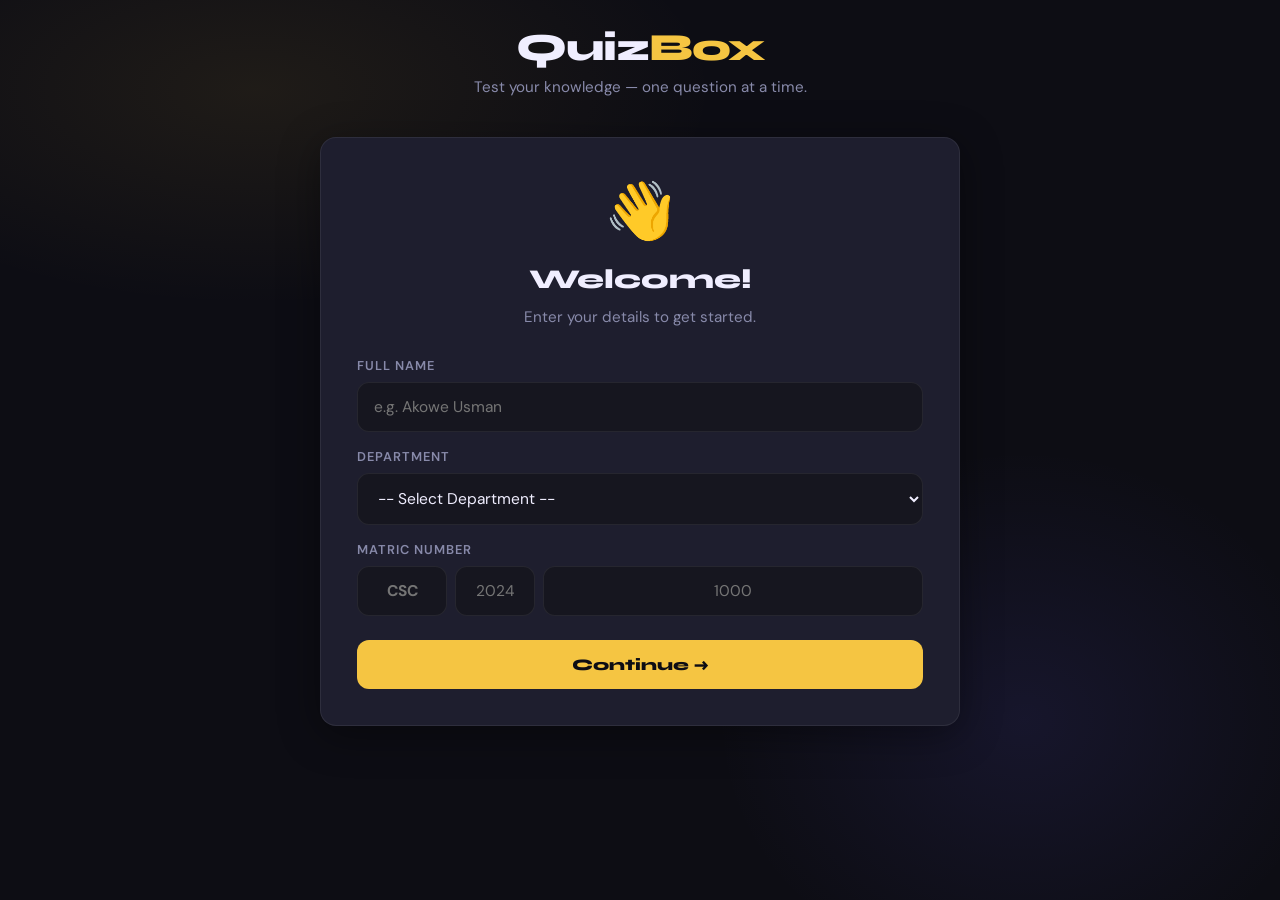
<file: index.html>
<!DOCTYPE html>
<html lang="en">
<head>
  <meta charset="UTF-8" />
  <meta name="viewport" content="width=device-width, initial-scale=1.0"/>
  <title>QuizBox — Test Your Knowledge</title>
  <link rel="stylesheet" href="style.css">
  <link rel="manifest" href="manifest.json">
  <meta name="theme-color" content="#f5c542">
</head>
<body>
<div class="wrapper">

  <div class="header">
    <div class="logo">Quiz<span>Box</span></div>
    <div class="subtitle">Test your knowledge — one question at a time.</div>
  </div>

  <!-- LOADING SCREEN -->
  <div id="loading-screen" class="screen">
    <div class="card" style="text-align:center; padding: 60px 36px;">
      <div style="font-size:3rem; margin-bottom:16px;">⏳</div>
      <div style="font-family:'Syne',sans-serif; font-size:1.2rem; font-weight:700; margin-bottom:8px;">Loading Quiz...</div>
      <div style="color:var(--muted); font-size:0.9rem;">Fetching latest questions</div>
    </div>
  </div>

  <!-- LOGIN SCREEN -->
  <div id="login-screen" class="screen active">
    <div class="card">
      <div class="card-icon">👋</div>
      <div class="card-title">Welcome!</div>
      <div class="card-desc">Enter your details to get started.</div>

      <div class="form-group">
        <label class="form-label">Full Name</label>
        <input class="form-input" id="input-name" type="text" placeholder="e.g. Akowe Usman" maxlength="40" />
        <div class="form-error" id="err-name">Please enter your name.</div>
      </div>

      <div class="form-group">
        <label class="form-label">Department</label>
        <select class="form-select" id="input-dept" onchange="updateMatricPrefix()">
          <option value="">-- Select Department --</option>
          <option value="CSC">Computer Science (CSC)</option>
          <option value="CYB">Cyber Security (CYB)</option>
          <option value="SEN">Software Engineering (SEN)</option>
          <option value="DSA">Data Science & Analytics (DSA)</option>
        </select>
        <div class="form-error" id="err-dept">Please select your department.</div>
      </div>

      <div class="form-group">
        <label class="form-label">Matric Number</label>
        <div class="matric-row">
          <input class="form-input" id="matric-dept" type="text" placeholder="CSC" readonly style="text-align:center; color: var(--accent); font-weight:700;" />
          <input class="form-input matric-year" id="matric-year" type="text" placeholder="2024" maxlength="4" oninput="this.value=this.value.replace(/[^0-9]/g,'')" />
          <input class="form-input matric-num" id="matric-num" type="text" placeholder="1000" maxlength="4" oninput="this.value=this.value.replace(/[^0-9]/g,'')" />
        </div>
        <div class="form-error" id="err-matric">Please enter a valid matric number (starts with 1, year 2022-2025).</div>
      </div>

      <button class="btn-primary" onclick="submitLogin()">Continue →</button>
    </div>
  </div>

  <!-- CATEGORY SCREEN -->
  <div id="category-screen" class="screen">
    <div class="card">
      <div class="card-icon">🎯</div>
      <div class="card-title">Choose a Category</div>
      <div class="card-desc">Pick a topic and test your knowledge! Completed quizzes are locked.</div>
      <div class="category-list" id="category-list"></div>
    </div>
  </div>

  <!-- QUIZ SCREEN -->
  <div id="quiz-screen" class="screen">
    <div class="timer-bar">
      ⏱️ <div class="timer-display" id="timer-display">05:00</div>
    </div>
    <div class="progress-label">
      <span id="q-label">Question 1 of 7</span>
      <span id="q-count">1 / 7</span>
    </div>
    <div class="progress-bar-wrap">
      <div class="progress-bar-fill" id="progress-bar" style="width:0%"></div>
    </div>
    <div class="q-tracker" id="q-tracker"></div>
    <div class="card">
      <div class="question-num" id="q-num">Question 01</div>
      <div class="question-text" id="q-text"></div>
      <div class="options" id="options-list"></div>
      <div class="nav-buttons">
        <button class="prev-btn" id="prev-btn" onclick="prevQuestion()">← Previous</button>
        <button class="next-btn" id="next-btn" onclick="nextQuestion()">Next →</button>
      </div>
    </div>
  </div>

  <!-- RESULTS SCREEN -->
  <div id="results-screen" class="screen">
    <div class="card">
      <div class="result-emoji" id="result-emoji">🏆</div>
      <div class="result-title" id="result-title">Amazing!</div>
      <div class="result-subtitle" id="result-subtitle">Here is how you did.</div>
      <div class="user-badge">
        <div class="user-badge-avatar" id="badge-avatar">C</div>
        <div>
          <div class="user-badge-name" id="badge-name">Name</div>
          <div class="user-badge-meta" id="badge-meta">CSC/2024/****</div>
        </div>
      </div>
      <div class="score-circle">
        <div class="score-number" id="final-score">0/7</div>
        <div class="score-label">SCORE</div>
      </div>
      <div class="result-breakdown">
        <div class="stat-box"><div class="stat-val g" id="correct-count">0</div><div class="stat-desc">Correct</div></div>
        <div class="stat-box"><div class="stat-val r" id="wrong-count">0</div><div class="stat-desc">Wrong</div></div>
      </div>
      <div class="review-title">📋 Answer Review</div>
      <div id="review-list"></div>
      <div class="review-title" style="margin-top:28px;">🏆 Live Leaderboard</div>
      <div id="leaderboard-list"><div class="lb-empty">Loading leaderboard...</div></div>
      <button class="btn-primary" onclick="goHome()" style="margin-top:16px;">← Back to Categories</button>
    </div>
  </div>

</div>
<script src="script.js"></script>
<script>
  if ('serviceWorker' in navigator) {
    navigator.serviceWorker.register('/service-worker.js');
  }
</script>
</body>
</html>
</file>
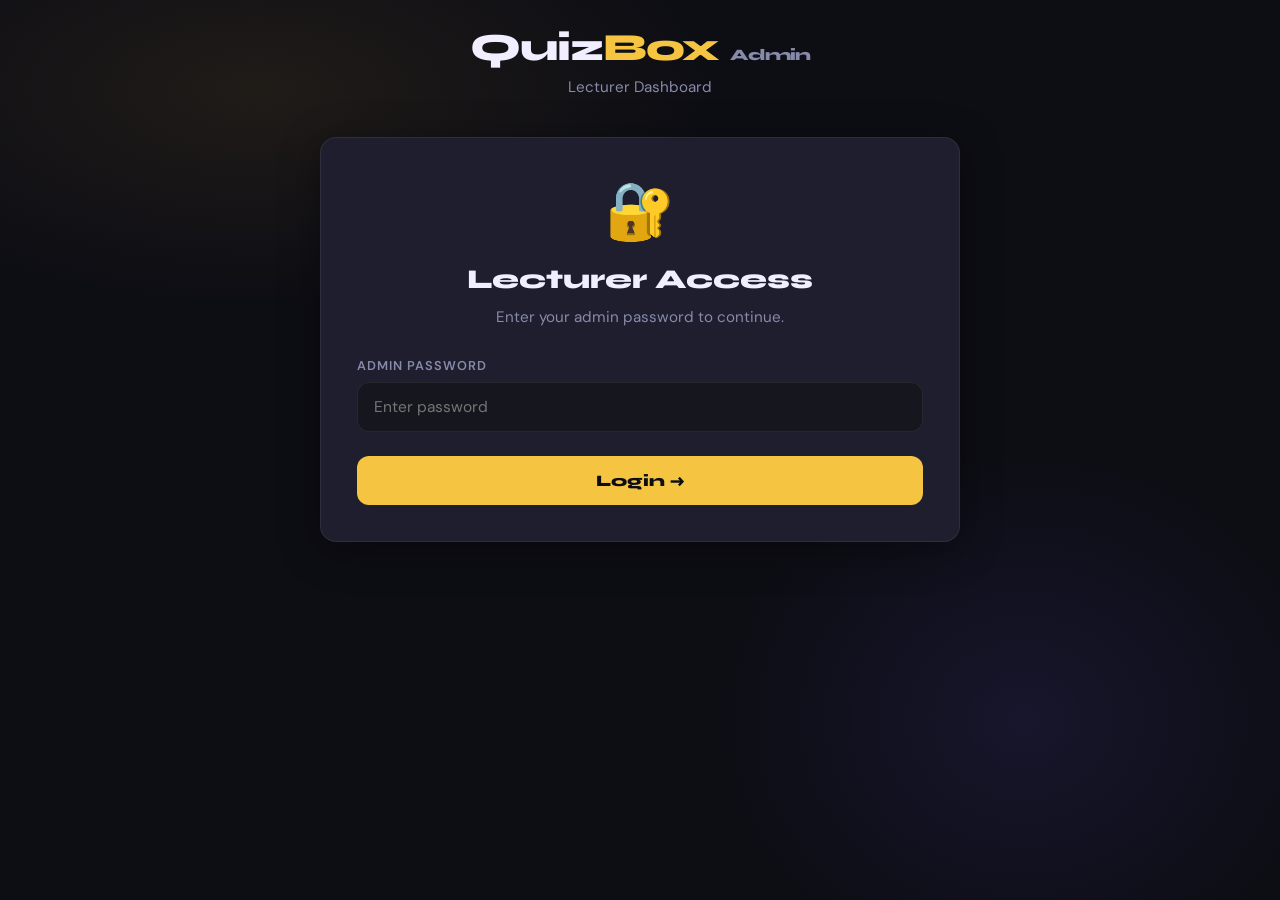
<file: admin.html>
<!DOCTYPE html>
<html lang="en">
<head>
  <meta charset="UTF-8" />
  <meta name="viewport" content="width=device-width, initial-scale=1.0"/>
  <title>QuizBox — Lecturer Admin</title>
  <link rel="stylesheet" href="style.css">
  <style>
    .admin-tabs { display: flex; gap: 8px; margin-bottom: 24px; }
    .tab-btn { flex: 1; padding: 12px; background: var(--surface); border: 1.5px solid var(--border); border-radius: 10px; color: var(--muted); font-family: 'Syne', sans-serif; font-weight: 700; font-size: 0.85rem; cursor: pointer; transition: all 0.2s; }
    .tab-btn.active { background: var(--accent); color: #0d0d14; border-color: var(--accent); }
    .tab-content { display: none; }
    .tab-content.active { display: block; }
    .quiz-item { background: var(--surface); border: 1px solid var(--border); border-radius: 12px; padding: 16px; margin-bottom: 12px; }
    .quiz-item-header { display: flex; align-items: center; gap: 12px; margin-bottom: 12px; }
    .quiz-item-name { font-family: 'Syne', sans-serif; font-weight: 700; flex: 1; }
    .quiz-item-count { font-size: 0.78rem; color: var(--muted); }
    .quiz-actions { display: flex; gap: 8px; }
    .btn-enable { padding: 8px 16px; border-radius: 8px; border: none; cursor: pointer; font-family: 'Syne', sans-serif; font-weight: 700; font-size: 0.8rem; transition: all 0.2s; }
    .btn-enable.on { background: var(--green); color: #0d0d14; }
    .btn-enable.off { background: var(--accent2); color: #fff; }
    .btn-delete { padding: 8px 12px; border-radius: 8px; border: 1px solid var(--accent2); background: transparent; color: var(--accent2); cursor: pointer; font-size: 0.8rem; transition: all 0.2s; }
    .status-badge { font-size: 0.72rem; padding: 4px 10px; border-radius: 99px; font-weight: 700; }
    .status-badge.enabled { background: rgba(74,222,128,0.15); color: var(--green); }
    .status-badge.disabled { background: rgba(255,107,107,0.15); color: var(--accent2); }
    .q-builder { background: var(--surface); border: 1px solid var(--border); border-radius: 12px; padding: 16px; margin-bottom: 12px; }
    .q-builder-header { display: flex; justify-content: space-between; align-items: center; margin-bottom: 12px; font-family: 'Syne', sans-serif; font-weight: 700; font-size: 0.85rem; color: var(--accent); }
    .remove-q-btn { background: transparent; border: none; color: var(--accent2); cursor: pointer; font-size: 1.1rem; }
    .options-grid { display: grid; grid-template-columns: 1fr 1fr; gap: 8px; margin-top: 8px; }
    .correct-select { margin-top: 8px; width: 100%; background: var(--surface); border: 1.5px solid var(--border); border-radius: 8px; padding: 10px; color: var(--text); font-family: 'DM Sans', sans-serif; font-size: 0.9rem; outline: none; }
    .lb-full-matric { font-family: 'Syne', sans-serif; font-size: 0.75rem; color: var(--accent); }
    .add-q-btn { width: 100%; padding: 12px; background: transparent; border: 1.5px dashed var(--accent); border-radius: 10px; color: var(--accent); font-family: 'Syne', sans-serif; font-weight: 700; font-size: 0.9rem; cursor: pointer; margin-bottom: 16px; transition: all 0.2s; }
    .add-q-btn:hover { background: rgba(245,197,66,0.06); }
    .timer-input { display: flex; align-items: center; gap: 12px; margin-bottom: 16px; }
    .timer-input label { font-size: 0.8rem; color: var(--muted); font-weight: 600; text-transform: uppercase; letter-spacing: 1px; white-space: nowrap; }
    .timer-input input { width: 80px; text-align: center; }
    .empty-state { text-align: center; padding: 40px 20px; color: var(--muted); }
    .empty-state div:first-child { font-size: 2.5rem; margin-bottom: 12px; }
  </style>
</head>
<body>
<div class="wrapper">

  <div class="header">
    <div class="logo">Quiz<span>Box</span> <span style="font-size:1rem; color:var(--muted);">Admin</span></div>
    <div class="subtitle">Lecturer Dashboard</div>
  </div>

  <!-- LOGIN SCREEN -->
  <div id="admin-login" class="screen active">
    <div class="card">
      <div class="card-icon">🔐</div>
      <div class="card-title">Lecturer Access</div>
      <div class="card-desc">Enter your admin password to continue.</div>
      <div class="form-group">
        <label class="form-label">Admin Password</label>
        <input class="form-input" id="admin-password" type="password" placeholder="Enter password" />
        <div class="form-error" id="err-password">Incorrect password. Try again.</div>
      </div>
      <button class="btn-primary" onclick="adminLogin()">Login →</button>
    </div>
  </div>

  <!-- DASHBOARD -->
  <div id="admin-dashboard" class="screen">
    <div class="card">
      <div class="admin-tabs">
        <button class="tab-btn active" onclick="switchTab('tab-quizzes')">📋 Quizzes</button>
        <button class="tab-btn" onclick="switchTab('tab-create')">➕ Create</button>
        <button class="tab-btn" onclick="switchTab('tab-leaderboard')">🏆 Scores</button>
      </div>

      <!-- TAB: QUIZZES -->
      <div id="tab-quizzes" class="tab-content active">
        <div id="quiz-list"><div class="empty-state"><div>📋</div><div>No quizzes yet. Create one!</div></div></div>
      </div>

      <!-- TAB: CREATE QUIZ -->
      <div id="tab-create" class="tab-content">
        <div class="form-group">
          <label class="form-label">Quiz Name</label>
          <input class="form-input" id="new-quiz-name" type="text" placeholder="e.g. Computer Science Quiz 1" />
        </div>
        <div class="form-group">
          <label class="form-label">Category Icon (emoji)</label>
          <input class="form-input" id="new-quiz-icon" type="text" placeholder="e.g. 🖥️" maxlength="2" style="width:80px;" />
        </div>
        <div class="timer-input">
          <label class="form-label">Timer (seconds)</label>
          <input class="form-input" id="new-quiz-timer" type="number" value="300" min="60" max="3600" />
        </div>

        <div id="questions-builder"></div>
        <button class="add-q-btn" onclick="addQuestion()">+ Add Question</button>

        <div class="form-error" id="err-create" style="margin-bottom:12px;"></div>
        <button class="btn-primary" onclick="saveQuiz()">Save & Publish Quiz 🚀</button>
      </div>

      <!-- TAB: LEADERBOARD -->
      <div id="tab-leaderboard" class="tab-content">
        <div id="admin-leaderboard-list"><div class="empty-state"><div>🏆</div><div>No scores yet.</div></div></div>
      </div>

    </div>
  </div>

</div>

<script>
var SUPABASE_URL = 'https://gszdnwtlltzrrdcbnupb.supabase.co';
var SUPABASE_KEY = 'eyJhbGciOiJIUzI1NiIsInR5cCI6IkpXVCJ9.eyJpc3MiOiJzdXBhYmFzZSIsInJlZiI6ImdzemRud3RsbHR6cnJkY2JudXBiIiwicm9sZSI6ImFub24iLCJpYXQiOjE3NzkwNjQ3MjMsImV4cCI6MjA5NDY0MDcyM30.wicKtPGy73STyHQeWo1PVpuwcqvEzVbJX_6TatXlrjs';
var ADMIN_PASSWORD = 'quizbox2024';
var questionCount = 0;

function supabaseRequest(method, table, data, filters) {
  var url = SUPABASE_URL + '/rest/v1/' + table;
  if (filters) url += '?' + filters;
  return fetch(url, {
    method: method,
    headers: {
      'Content-Type': 'application/json',
      'apikey': SUPABASE_KEY,
      'Authorization': 'Bearer ' + SUPABASE_KEY,
      'Prefer': method === 'POST' ? 'return=representation' : (method === 'PATCH' ? 'return=representation' : '')
    },
    body: data ? JSON.stringify(data) : undefined
  }).then(function(r) { return r.json(); });
}

function showScreen(id) {
  var screens = document.querySelectorAll('.screen');
  for (var i = 0; i < screens.length; i++) { screens[i].classList.remove('active'); }
  document.getElementById(id).classList.add('active');
  window.scrollTo(0, 0);
}

function adminLogin() {
  var pw = document.getElementById('admin-password').value;
  if (pw === ADMIN_PASSWORD) {
    document.getElementById('err-password').classList.remove('show');
    showScreen('admin-dashboard');
    loadQuizzes();
    loadAdminLeaderboard();
  } else {
    document.getElementById('err-password').classList.add('show');
  }
}

function switchTab(tabId) {
  var tabs = document.querySelectorAll('.tab-content');
  for (var i = 0; i < tabs.length; i++) { tabs[i].classList.remove('active'); }
  document.getElementById(tabId).classList.add('active');
  var btns = document.querySelectorAll('.tab-btn');
  for (var i = 0; i < btns.length; i++) { btns[i].classList.remove('active'); }
  event.target.classList.add('active');
  if (tabId === 'tab-leaderboard') loadAdminLeaderboard();
  if (tabId === 'tab-quizzes') loadQuizzes();
}

// ── LOAD QUIZZES ──
function loadQuizzes() {
  supabaseRequest('GET', 'quizzes', null, 'order=created_at.desc')
    .then(function(data) { renderQuizList(data || []); })
    .catch(function() { renderQuizList([]); });
}

function renderQuizList(quizzes) {
  var el = document.getElementById('quiz-list');
  if (!quizzes || quizzes.length === 0) {
    el.innerHTML = '<div class="empty-state"><div>📋</div><div>No quizzes yet. Create one!</div></div>';
    return;
  }
  el.innerHTML = '';
  quizzes.forEach(function(quiz) {
    var questions = JSON.parse(quiz.questions || '[]');
    var item = document.createElement('div');
    item.className = 'quiz-item';
    item.innerHTML =
      '<div class="quiz-item-header">' +
        '<span style="font-size:1.4rem;">' + (quiz.icon || '📝') + '</span>' +
        '<span class="quiz-item-name">' + quiz.name + '</span>' +
        '<span class="status-badge ' + (quiz.enabled ? 'enabled' : 'disabled') + '">' + (quiz.enabled ? 'Live' : 'Hidden') + '</span>' +
      '</div>' +
      '<div style="font-size:0.8rem; color:var(--muted); margin-bottom:12px;">' + questions.length + ' questions · ' + (quiz.timer || 300) + 's timer</div>' +
      '<div class="quiz-actions">' +
        '<button class="btn-enable ' + (quiz.enabled ? 'on' : 'off') + '" onclick="toggleQuiz(\'' + quiz.id + '\', ' + quiz.enabled + ')">' +
          (quiz.enabled ? '🟢 Disable' : '🔴 Enable') +
        '</button>' +
        '<button class="btn-delete" onclick="deleteQuiz(\'' + quiz.id + '\')">🗑️ Delete</button>' +
      '</div>';
    el.appendChild(item);
  });
}

function toggleQuiz(id, currentState) {
  supabaseRequest('PATCH', 'quizzes?id=eq.' + id, { enabled: !currentState })
    .then(function() { loadQuizzes(); });
}

function deleteQuiz(id) {
  if (confirm('Delete this quiz? This cannot be undone.')) {
    supabaseRequest('DELETE', 'quizzes?id=eq.' + id)
      .then(function() { loadQuizzes(); });
  }
}

// ── CREATE QUIZ ──
function addQuestion() {
  questionCount++;
  var builder = document.getElementById('questions-builder');
  var div = document.createElement('div');
  div.className = 'q-builder';
  div.id = 'q-' + questionCount;
  div.innerHTML =
    '<div class="q-builder-header">' +
      'Question ' + questionCount +
      '<button class="remove-q-btn" onclick="removeQuestion(' + questionCount + ')">✕</button>' +
    '</div>' +
    '<input class="form-input" id="q-text-' + questionCount + '" type="text" placeholder="Enter question..." style="margin-bottom:8px;" />' +
    '<div class="options-grid">' +
      '<input class="form-input" id="q-opt-' + questionCount + '-0" type="text" placeholder="Option A" />' +
      '<input class="form-input" id="q-opt-' + questionCount + '-1" type="text" placeholder="Option B" />' +
      '<input class="form-input" id="q-opt-' + questionCount + '-2" type="text" placeholder="Option C" />' +
      '<input class="form-input" id="q-opt-' + questionCount + '-3" type="text" placeholder="Option D" />' +
    '</div>' +
    '<select class="correct-select" id="q-answer-' + questionCount + '">' +
      '<option value="0">✅ Correct Answer: Option A</option>' +
      '<option value="1">✅ Correct Answer: Option B</option>' +
      '<option value="2">✅ Correct Answer: Option C</option>' +
      '<option value="3">✅ Correct Answer: Option D</option>' +
    '</select>' +
    '<input class="form-input" id="q-exp-' + questionCount + '" type="text" placeholder="Explanation (optional)" style="margin-top:8px;" />';
  builder.appendChild(div);
}

function removeQuestion(num) {
  var el = document.getElementById('q-' + num);
  if (el) el.remove();
}

function saveQuiz() {
  var name = document.getElementById('new-quiz-name').value.trim();
  var icon = document.getElementById('new-quiz-icon').value.trim() || '📝';
  var timer = parseInt(document.getElementById('new-quiz-timer').value) || 300;
  var errEl = document.getElementById('err-create');

  if (!name) { errEl.textContent = 'Please enter a quiz name.'; errEl.classList.add('show'); return; }

  var questions = [];
  var qDivs = document.querySelectorAll('.q-builder');

  if (qDivs.length === 0) { errEl.textContent = 'Please add at least one question.'; errEl.classList.add('show'); return; }

  for (var i = 0; i < qDivs.length; i++) {
    var qId = qDivs[i].id.replace('q-', '');
    var qText = document.getElementById('q-text-' + qId).value.trim();
    var opts = [
      document.getElementById('q-opt-' + qId + '-0').value.trim(),
      document.getElementById('q-opt-' + qId + '-1').value.trim(),
      document.getElementById('q-opt-' + qId + '-2').value.trim(),
      document.getElementById('q-opt-' + qId + '-3').value.trim()
    ];
    var answer = parseInt(document.getElementById('q-answer-' + qId).value);
    var explanation = document.getElementById('q-exp-' + qId).value.trim();

    if (!qText || !opts[0] || !opts[1]) {
      errEl.textContent = 'Please fill in all question fields.'; errEl.classList.add('show'); return;
    }

    questions.push({ question: qText, options: opts, answer: answer, explanation: explanation });
  }

  errEl.classList.remove('show');

  supabaseRequest('POST', 'quizzes', {
    name: name,
    icon: icon,
    timer: timer,
    questions: JSON.stringify(questions),
    enabled: false,
    created_at: new Date().toISOString()
  }).then(function() {
    document.getElementById('new-quiz-name').value = '';
    document.getElementById('new-quiz-icon').value = '';
    document.getElementById('new-quiz-timer').value = '300';
    document.getElementById('questions-builder').innerHTML = '';
    questionCount = 0;
    alert('Quiz saved! Go to the Quizzes tab to enable it for students.');
    switchTab('tab-quizzes');
    loadQuizzes();
  }).catch(function() {
    errEl.textContent = 'Error saving quiz. Please try again.';
    errEl.classList.add('show');
  });
}

// ── ADMIN LEADERBOARD (full matric) ──
function loadAdminLeaderboard() {
  supabaseRequest('GET', 'leaderboard', null, 'order=score.desc&limit=50')
    .then(function(data) { renderAdminLeaderboard(data || []); })
    .catch(function() { renderAdminLeaderboard([]); });
}

function renderAdminLeaderboard(board) {
  var el = document.getElementById('admin-leaderboard-list');
  if (!board || board.length === 0) {
    el.innerHTML = '<div class="empty-state"><div>🏆</div><div>No scores yet.</div></div>';
    return;
  }
  el.innerHTML = '';
  var medals = ['🥇', '🥈', '🥉'];
  board.forEach(function(entry, i) {
    var item = document.createElement('div');
    item.className = 'leaderboard-item';
    var rank = i < 3 ? medals[i] : '#' + (i+1);
    item.innerHTML =
      '<div class="lb-rank">' + rank + '</div>' +
      '<div class="lb-info">' +
        '<div class="lb-name">' + entry.name + '</div>' +
        '<div class="lb-meta">' + entry.dept + '</div>' +
        '<div class="lb-full-matric">' + entry.matric + '</div>' +
      '</div>' +
      '<div class="lb-score">' + entry.score + '/' + entry.total + '</div>';
    el.appendChild(item);
  });
}
</script>
</body>
</html>
</file>
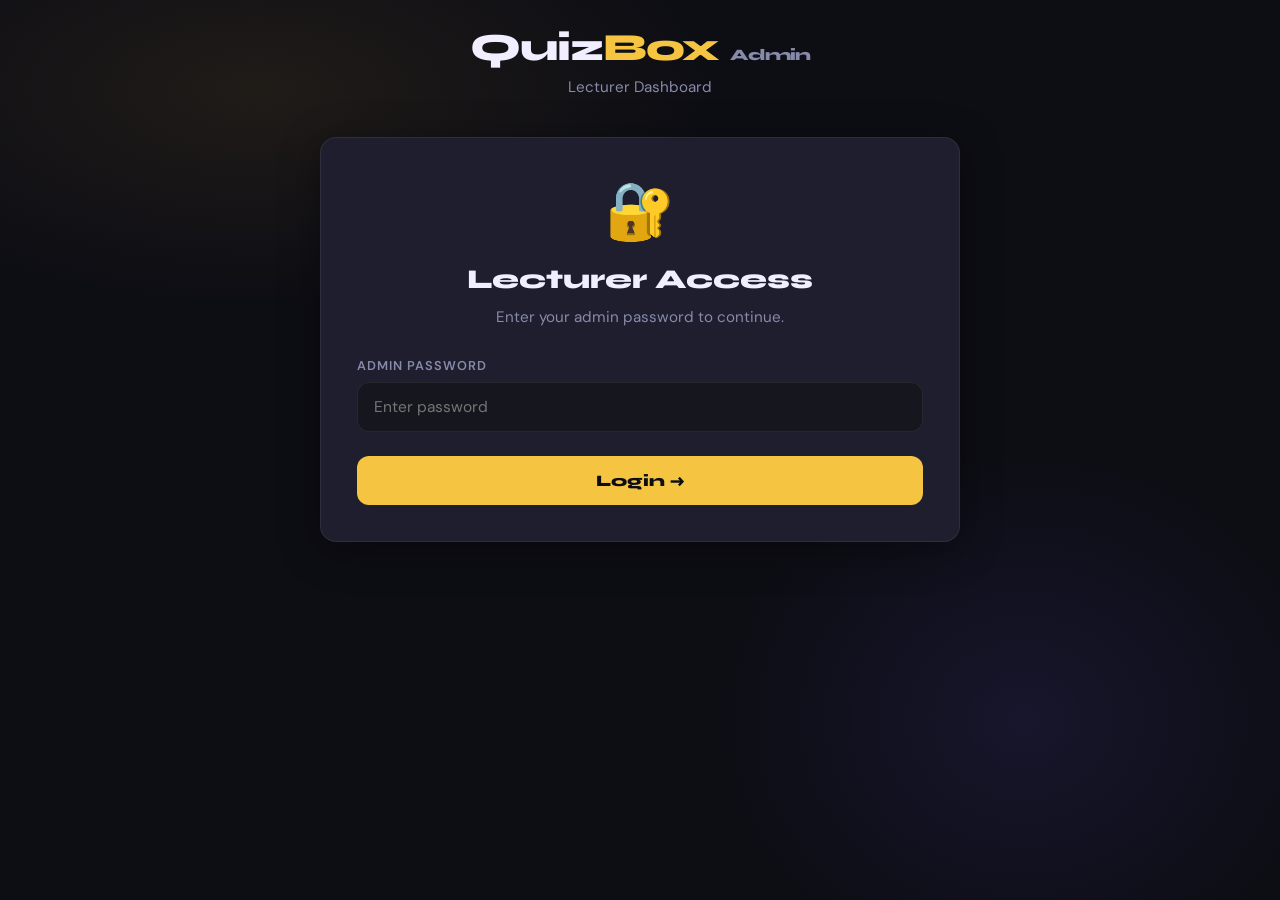
<file: MY PROJECT/admin.html>
<!DOCTYPE html>
<html lang="en">
<head>
  <meta charset="UTF-8" />
  <meta name="viewport" content="width=device-width, initial-scale=1.0"/>
  <title>QuizBox — Lecturer Admin</title>
  <link rel="stylesheet" href="style.css">
  <style>
    .admin-tabs { display: flex; gap: 8px; margin-bottom: 24px; }
    .tab-btn { flex: 1; padding: 12px; background: var(--surface); border: 1.5px solid var(--border); border-radius: 10px; color: var(--muted); font-family: 'Syne', sans-serif; font-weight: 700; font-size: 0.85rem; cursor: pointer; transition: all 0.2s; }
    .tab-btn.active { background: var(--accent); color: #0d0d14; border-color: var(--accent); }
    .tab-content { display: none; }
    .tab-content.active { display: block; }
    .quiz-item { background: var(--surface); border: 1px solid var(--border); border-radius: 12px; padding: 16px; margin-bottom: 12px; }
    .quiz-item-header { display: flex; align-items: center; gap: 12px; margin-bottom: 12px; }
    .quiz-item-name { font-family: 'Syne', sans-serif; font-weight: 700; flex: 1; }
    .quiz-item-count { font-size: 0.78rem; color: var(--muted); }
    .quiz-actions { display: flex; gap: 8px; }
    .btn-enable { padding: 8px 16px; border-radius: 8px; border: none; cursor: pointer; font-family: 'Syne', sans-serif; font-weight: 700; font-size: 0.8rem; transition: all 0.2s; }
    .btn-enable.on { background: var(--green); color: #0d0d14; }
    .btn-enable.off { background: var(--accent2); color: #fff; }
    .btn-delete { padding: 8px 12px; border-radius: 8px; border: 1px solid var(--accent2); background: transparent; color: var(--accent2); cursor: pointer; font-size: 0.8rem; transition: all 0.2s; }
    .status-badge { font-size: 0.72rem; padding: 4px 10px; border-radius: 99px; font-weight: 700; }
    .status-badge.enabled { background: rgba(74,222,128,0.15); color: var(--green); }
    .status-badge.disabled { background: rgba(255,107,107,0.15); color: var(--accent2); }
    .q-builder { background: var(--surface); border: 1px solid var(--border); border-radius: 12px; padding: 16px; margin-bottom: 12px; }
    .q-builder-header { display: flex; justify-content: space-between; align-items: center; margin-bottom: 12px; font-family: 'Syne', sans-serif; font-weight: 700; font-size: 0.85rem; color: var(--accent); }
    .remove-q-btn { background: transparent; border: none; color: var(--accent2); cursor: pointer; font-size: 1.1rem; }
    .options-grid { display: grid; grid-template-columns: 1fr 1fr; gap: 8px; margin-top: 8px; }
    .correct-select { margin-top: 8px; width: 100%; background: var(--surface); border: 1.5px solid var(--border); border-radius: 8px; padding: 10px; color: var(--text); font-family: 'DM Sans', sans-serif; font-size: 0.9rem; outline: none; }
    .lb-full-matric { font-family: 'Syne', sans-serif; font-size: 0.75rem; color: var(--accent); }
    .add-q-btn { width: 100%; padding: 12px; background: transparent; border: 1.5px dashed var(--accent); border-radius: 10px; color: var(--accent); font-family: 'Syne', sans-serif; font-weight: 700; font-size: 0.9rem; cursor: pointer; margin-bottom: 16px; transition: all 0.2s; }
    .add-q-btn:hover { background: rgba(245,197,66,0.06); }
    .timer-input { display: flex; align-items: center; gap: 12px; margin-bottom: 16px; }
    .timer-input label { font-size: 0.8rem; color: var(--muted); font-weight: 600; text-transform: uppercase; letter-spacing: 1px; white-space: nowrap; }
    .timer-input input { width: 80px; text-align: center; }
    .empty-state { text-align: center; padding: 40px 20px; color: var(--muted); }
    .empty-state div:first-child { font-size: 2.5rem; margin-bottom: 12px; }
  </style>
</head>
<body>
<div class="wrapper">

  <div class="header">
    <div class="logo">Quiz<span>Box</span> <span style="font-size:1rem; color:var(--muted);">Admin</span></div>
    <div class="subtitle">Lecturer Dashboard</div>
  </div>

  <!-- LOGIN SCREEN -->
  <div id="admin-login" class="screen active">
    <div class="card">
      <div class="card-icon">🔐</div>
      <div class="card-title">Lecturer Access</div>
      <div class="card-desc">Enter your admin password to continue.</div>
      <div class="form-group">
        <label class="form-label">Admin Password</label>
        <input class="form-input" id="admin-password" type="password" placeholder="Enter password" />
        <div class="form-error" id="err-password">Incorrect password. Try again.</div>
      </div>
      <button class="btn-primary" onclick="adminLogin()">Login →</button>
    </div>
  </div>

  <!-- DASHBOARD -->
  <div id="admin-dashboard" class="screen">
    <div class="card">
      <div class="admin-tabs">
        <button class="tab-btn active" onclick="switchTab('tab-quizzes')">📋 Quizzes</button>
        <button class="tab-btn" onclick="switchTab('tab-create')">➕ Create</button>
        <button class="tab-btn" onclick="switchTab('tab-leaderboard')">🏆 Scores</button>
      </div>

      <!-- TAB: QUIZZES -->
      <div id="tab-quizzes" class="tab-content active">
        <div id="quiz-list"><div class="empty-state"><div>📋</div><div>No quizzes yet. Create one!</div></div></div>
      </div>

      <!-- TAB: CREATE QUIZ -->
      <div id="tab-create" class="tab-content">
        <div class="form-group">
          <label class="form-label">Quiz Name</label>
          <input class="form-input" id="new-quiz-name" type="text" placeholder="e.g. Computer Science Quiz 1" />
        </div>
        <div class="form-group">
          <label class="form-label">Category Icon (emoji)</label>
          <input class="form-input" id="new-quiz-icon" type="text" placeholder="e.g. 🖥️" maxlength="2" style="width:80px;" />
        </div>
        <div class="timer-input">
          <label class="form-label">Timer (seconds)</label>
          <input class="form-input" id="new-quiz-timer" type="number" value="300" min="60" max="3600" />
        </div>

        <div id="questions-builder"></div>
        <button class="add-q-btn" onclick="addQuestion()">+ Add Question</button>

        <div class="form-error" id="err-create" style="margin-bottom:12px;"></div>
        <button class="btn-primary" onclick="saveQuiz()">Save & Publish Quiz 🚀</button>
      </div>

      <!-- TAB: LEADERBOARD -->
      <div id="tab-leaderboard" class="tab-content">
        <div id="admin-leaderboard-list"><div class="empty-state"><div>🏆</div><div>No scores yet.</div></div></div>
      </div>

    </div>
  </div>

</div>

<script>
var SUPABASE_URL = 'https://gszdnwtlltzrrdcbnupb.supabase.co';
var SUPABASE_KEY = 'eyJhbGciOiJIUzI1NiIsInR5cCI6IkpXVCJ9.eyJpc3MiOiJzdXBhYmFzZSIsInJlZiI6ImdzemRud3RsbHR6cnJkY2JudXBiIiwicm9sZSI6ImFub24iLCJpYXQiOjE3NzkwNjQ3MjMsImV4cCI6MjA5NDY0MDcyM30.wicKtPGy73STyHQeWo1PVpuwcqvEzVbJX_6TatXlrjs';
var ADMIN_PASSWORD = 'quizbox2024';
var questionCount = 0;

function supabaseRequest(method, table, data, filters) {
  var url = SUPABASE_URL + '/rest/v1/' + table;
  if (filters) url += '?' + filters;
  return fetch(url, {
    method: method,
    headers: {
      'Content-Type': 'application/json',
      'apikey': SUPABASE_KEY,
      'Authorization': 'Bearer ' + SUPABASE_KEY,
      'Prefer': method === 'POST' ? 'return=representation' : (method === 'PATCH' ? 'return=representation' : '')
    },
    body: data ? JSON.stringify(data) : undefined
  }).then(function(r) { return r.json(); });
}

function showScreen(id) {
  var screens = document.querySelectorAll('.screen');
  for (var i = 0; i < screens.length; i++) { screens[i].classList.remove('active'); }
  document.getElementById(id).classList.add('active');
  window.scrollTo(0, 0);
}

function adminLogin() {
  var pw = document.getElementById('admin-password').value;
  if (pw === ADMIN_PASSWORD) {
    document.getElementById('err-password').classList.remove('show');
    showScreen('admin-dashboard');
    loadQuizzes();
    loadAdminLeaderboard();
  } else {
    document.getElementById('err-password').classList.add('show');
  }
}

function switchTab(tabId) {
  var tabs = document.querySelectorAll('.tab-content');
  for (var i = 0; i < tabs.length; i++) { tabs[i].classList.remove('active'); }
  document.getElementById(tabId).classList.add('active');
  var btns = document.querySelectorAll('.tab-btn');
  for (var i = 0; i < btns.length; i++) { btns[i].classList.remove('active'); }
  event.target.classList.add('active');
  if (tabId === 'tab-leaderboard') loadAdminLeaderboard();
  if (tabId === 'tab-quizzes') loadQuizzes();
}

// ── LOAD QUIZZES ──
function loadQuizzes() {
  supabaseRequest('GET', 'quizzes', null, 'order=created_at.desc')
    .then(function(data) {
      var local = getLocalQuizzes();
      var all = (data || []).concat(local);
      renderQuizList(all);
    })
    .catch(function() {
      renderQuizList(getLocalQuizzes());
    });
}

function renderQuizList(quizzes) {
  var el = document.getElementById('quiz-list');
  if (!quizzes || quizzes.length === 0) {
    el.innerHTML = '<div class="empty-state"><div>📋</div><div>No quizzes yet. Create one!</div></div>';
    return;
  }
  el.innerHTML = '';
  quizzes.forEach(function(quiz) {
    var questions = JSON.parse(quiz.questions || '[]');
    var item = document.createElement('div');
    item.className = 'quiz-item';
    item.innerHTML =
      '<div class="quiz-item-header">' +
        '<span style="font-size:1.4rem;">' + (quiz.icon || '📝') + '</span>' +
        '<span class="quiz-item-name">' + quiz.name + '</span>' +
        '<span class="status-badge ' + (quiz.enabled ? 'enabled' : 'disabled') + '">' + (quiz.enabled ? 'Live' : 'Hidden') + '</span>' +
      '</div>' +
      '<div style="font-size:0.8rem; color:var(--muted); margin-bottom:12px;">' + questions.length + ' questions · ' + (quiz.timer || 300) + 's timer</div>' +
      '<div class="quiz-actions">' +
        '<button class="btn-enable ' + (quiz.enabled ? 'on' : 'off') + '" onclick="toggleQuiz(\'' + quiz.id + '\', ' + quiz.enabled + ')">' +
          (quiz.enabled ? '🟢 Disable' : '🔴 Enable') +
        '</button>' +
        '<button class="btn-delete" onclick="deleteQuiz(\'' + quiz.id + '\')">🗑️ Delete</button>' +
      '</div>';
    el.appendChild(item);
  });
}

function toggleQuiz(id, currentState) {
  if (id.toString().startsWith('local_')) {
    toggleLocalQuiz(id, currentState);
    return;
  }
  supabaseRequest('PATCH', 'quizzes?id=eq.' + id, { enabled: !currentState })
    .then(function() { loadQuizzes(); });
}

function deleteQuiz(id) {
  if (confirm('Delete this quiz? This cannot be undone.')) {
    if (id.toString().startsWith('local_')) {
      deleteLocalQuiz(id);
      return;
    }
    supabaseRequest('DELETE', 'quizzes?id=eq.' + id)
      .then(function() { loadQuizzes(); });
  }
}

// ── CREATE QUIZ ──
function addQuestion() {
  questionCount++;
  var builder = document.getElementById('questions-builder');
  var div = document.createElement('div');
  div.className = 'q-builder';
  div.id = 'q-' + questionCount;
  div.innerHTML =
    '<div class="q-builder-header">' +
      'Question ' + questionCount +
      '<button class="remove-q-btn" onclick="removeQuestion(' + questionCount + ')">✕</button>' +
    '</div>' +
    '<input class="form-input" id="q-text-' + questionCount + '" type="text" placeholder="Enter question..." style="margin-bottom:8px;" />' +
    '<div class="options-grid">' +
      '<input class="form-input" id="q-opt-' + questionCount + '-0" type="text" placeholder="Option A" />' +
      '<input class="form-input" id="q-opt-' + questionCount + '-1" type="text" placeholder="Option B" />' +
      '<input class="form-input" id="q-opt-' + questionCount + '-2" type="text" placeholder="Option C" />' +
      '<input class="form-input" id="q-opt-' + questionCount + '-3" type="text" placeholder="Option D" />' +
    '</div>' +
    '<select class="correct-select" id="q-answer-' + questionCount + '">' +
      '<option value="0">✅ Correct Answer: Option A</option>' +
      '<option value="1">✅ Correct Answer: Option B</option>' +
      '<option value="2">✅ Correct Answer: Option C</option>' +
      '<option value="3">✅ Correct Answer: Option D</option>' +
    '</select>' +
    '<input class="form-input" id="q-exp-' + questionCount + '" type="text" placeholder="Explanation (optional)" style="margin-top:8px;" />';
  builder.appendChild(div);
}

function removeQuestion(num) {
  var el = document.getElementById('q-' + num);
  if (el) el.remove();
}

function saveQuiz() {
  var name = document.getElementById('new-quiz-name').value.trim();
  var icon = document.getElementById('new-quiz-icon').value.trim() || '📝';
  var timer = parseInt(document.getElementById('new-quiz-timer').value) || 300;
  var errEl = document.getElementById('err-create');

  if (!name) { errEl.textContent = 'Please enter a quiz name.'; errEl.classList.add('show'); return; }

  var questions = [];
  var qDivs = document.querySelectorAll('.q-builder');

  if (qDivs.length === 0) { errEl.textContent = 'Please add at least one question.'; errEl.classList.add('show'); return; }

  for (var i = 0; i < qDivs.length; i++) {
    var qId = qDivs[i].id.replace('q-', '');
    var qText = document.getElementById('q-text-' + qId).value.trim();
    var opts = [
      document.getElementById('q-opt-' + qId + '-0').value.trim(),
      document.getElementById('q-opt-' + qId + '-1').value.trim(),
      document.getElementById('q-opt-' + qId + '-2').value.trim(),
      document.getElementById('q-opt-' + qId + '-3').value.trim()
    ];
    var answer = parseInt(document.getElementById('q-answer-' + qId).value);
    var explanation = document.getElementById('q-exp-' + qId).value.trim();

    if (!qText || !opts[0] || !opts[1]) {
      errEl.textContent = 'Please fill in all question fields.'; errEl.classList.add('show'); return;
    }

    questions.push({ question: qText, options: opts, answer: answer, explanation: explanation });
  }

  errEl.classList.remove('show');

  supabaseRequest('POST', 'quizzes', {
    name: name,
    icon: icon,
    timer: timer,
    questions: JSON.stringify(questions),
    enabled: false,
    created_at: new Date().toISOString()
  }).then(function() {
    saveQuizLocally(name, icon, timer, questions);
    alert('Quiz saved! Go to the Quizzes tab to enable it for students.');
    document.getElementById('new-quiz-name').value = '';
    document.getElementById('new-quiz-icon').value = '';
    document.getElementById('new-quiz-timer').value = '300';
    document.getElementById('questions-builder').innerHTML = '';
    questionCount = 0;
    switchTab('tab-quizzes');
    loadQuizzes();
}).catch(function() {
    saveQuizLocally(name, icon, timer, questions);
    alert('Quiz saved locally! Go to the Quizzes tab to enable it.');
    document.getElementById('new-quiz-name').value = '';
    document.getElementById('new-quiz-icon').value = '';
    document.getElementById('new-quiz-timer').value = '300';
    document.getElementById('questions-builder').innerHTML = '';
    questionCount = 0;
    switchTab('tab-quizzes');
    loadQuizzes();
});
}

// ── ADMIN LEADERBOARD (full matric) ──
function loadAdminLeaderboard() {
  supabaseRequest('GET', 'leaderboard', null, 'order=score.desc&limit=50')
    .then(function(data) { renderAdminLeaderboard(data || []); })
    .catch(function() { renderAdminLeaderboard([]); });
}

function renderAdminLeaderboard(board) {
  var el = document.getElementById('admin-leaderboard-list');
  if (!board || board.length === 0) {
    el.innerHTML = '<div class="empty-state"><div>🏆</div><div>No scores yet.</div></div>';
    return;
  }
  el.innerHTML = '';
  var medals = ['🥇', '🥈', '🥉'];
  board.forEach(function(entry, i) {
    var item = document.createElement('div');
    item.className = 'leaderboard-item';
    var rank = i < 3 ? medals[i] : '#' + (i+1);
    item.innerHTML =
      '<div class="lb-rank">' + rank + '</div>' +
      '<div class="lb-info">' +
        '<div class="lb-name">' + entry.name + '</div>' +
        '<div class="lb-meta">' + entry.dept + '</div>' +
        '<div class="lb-full-matric">' + entry.matric + '</div>' +
      '</div>' +
      '<div class="lb-score">' + entry.score + '/' + entry.total + '</div>';
    el.appendChild(item);
  });
}
function saveQuizLocally(name, icon, timer, questions) {
  try {
    var quizzes = getLocalQuizzes();
    quizzes.push({
      id: 'local_' + Date.now(),
      name: name,
      icon: icon || '📝',
      timer: timer,
      questions: JSON.stringify(questions),
      enabled: false,
      created_at: new Date().toISOString(),
      isLocal: true
    });
    localStorage.setItem('admin_quizzes', JSON.stringify(quizzes));
  } catch(e) {}
}

function getLocalQuizzes() {
  try {
    var data = localStorage.getItem('admin_quizzes');
    return data ? JSON.parse(data) : [];
  } catch(e) { return []; }
}

function toggleLocalQuiz(id, currentState) {
  try {
    var quizzes = getLocalQuizzes();
    quizzes = quizzes.map(function(q) {
      if (q.id === id) { q.enabled = !currentState; }
      return q;
    });
    localStorage.setItem('admin_quizzes', JSON.stringify(quizzes));
    loadQuizzes();
  } catch(e) {}
}

function deleteLocalQuiz(id) {
  try {
    var quizzes = getLocalQuizzes().filter(function(q) { return q.id !== id; });
    localStorage.setItem('admin_quizzes', JSON.stringify(quizzes));
    loadQuizzes();
  } catch(e) {}
}
</script>
</body>
</html>
</file>
<file: style.css>
@import url('https://fonts.googleapis.com/css2?family=Syne:wght@400;700;800&family=DM+Sans:wght@300;400;500&display=swap');

    *, *::before, *::after { box-sizing: border-box; margin: 0; padding: 0; }

    :root {
      --bg: #0d0d14; --surface: #16161f; --card: #1e1e2e;
      --accent: #f5c542; --accent2: #ff6b6b; --green: #4ade80;
      --text: #f0eeff; --muted: #888aaa; --border: rgba(255,255,255,0.07); --radius: 16px;
    }

    body {
      font-family: 'DM Sans', sans-serif;
      background: var(--bg);
      color: var(--text);
      min-height: 100vh;
      display: flex;
      align-items: flex-start;
      justify-content: center;
      padding: 24px;
      width: 100%;
      background-image:
        radial-gradient(ellipse 60% 40% at 20% 10%, rgba(245,197,66,0.08) 0%, transparent 60%),
        radial-gradient(ellipse 40% 50% at 80% 80%, rgba(108,99,255,0.1) 0%, transparent 60%);
    }

    .wrapper { width: 100%; max-width: 640px; }

    .header { text-align: center; margin-bottom: 40px; animation: fadeDown 0.6s ease both; }
    .logo { font-family: 'Syne', sans-serif; font-size: 2.4rem; font-weight: 800; letter-spacing: -1px; }
    .logo span { color: var(--accent); }
    .subtitle { color: var(--muted); font-size: 0.95rem; margin-top: 6px; }

    /* ── SCREENS ── */
    .screen { display: none !important; }
    .screen.active { display: block !important; animation: fadeUp 0.5s ease both; width: 100%; min-height: 100px;}

    /* ── CARD (reused everywhere) ── */
    .card {
      background: var(--card);
      border: 1px solid var(--border);
      border-radius: var(--radius);
      padding: 36px;
      box-shadow: 0 8px 40px rgba(0,0,0,0.4);
      width: 100%;
    }

    .card-icon { font-size: 3.5rem; margin-bottom: 16px; text-align: center; }
    .card-title { font-family: 'Syne', sans-serif; font-size: 1.7rem; font-weight: 800; margin-bottom: 10px; text-align: center; }
    .card-desc { color: var(--muted); font-size: 0.95rem; line-height: 1.6; margin-bottom: 28px; text-align: center; }

    /* ── FORM INPUTS ── */
    .form-group { margin-bottom: 16px; }
    .form-label { font-size: 0.8rem; font-weight: 600; color: var(--muted); text-transform: uppercase; letter-spacing: 1px; margin-bottom: 8px; display: block; }

    .form-input, .form-select {
      width: 100%;
      background: var(--surface);
      border: 1.5px solid var(--border);
      border-radius: 12px;
      padding: 14px 16px;
      color: var(--text);
      font-family: 'DM Sans', sans-serif;
      font-size: 0.97rem;
      transition: border-color 0.2s;
      outline: none;
    }
    .form-input:focus, .form-select:focus { border-color: var(--accent); }
    .form-select option { background: var(--surface); color: var(--text); }

    .matric-row { display: grid; grid-template-columns: 90px 80px 1fr; gap: 8px; align-items: center; }
    .matric-sep { text-align: center; color: var(--muted); font-size: 1.2rem; font-weight: 700; }
    .form-input.matric-year, .form-input.matric-num { text-align: center; }

    .form-error { font-size: 0.8rem; color: var(--accent2); margin-top: 6px; display: none; }
    .form-error.show { display: block; }

    /* ── BUTTONS ── */
    .btn-primary {
      width: 100%;
      padding: 15px;
      background: var(--accent);
      color: #0d0d14;
      font-family: 'Syne', sans-serif;
      font-weight: 800;
      font-size: 1rem;
      border: none;
      border-radius: 12px;
      cursor: pointer;
      transition: all 0.2s ease;
      margin-top: 8px;
    }
    .btn-primary:hover { background: #ffd060; transform: translateY(-2px); box-shadow: 0 6px 24px rgba(245,197,66,0.3); }

    /* ── CATEGORY SCREEN ── */
    .category-list { display: flex; flex-direction: column; gap: 12px; margin-top: 8px; }
    .category-btn {
      background: var(--surface);
      border: 1.5px solid var(--border);
      border-radius: 12px;
      padding: 16px 20px;
      color: var(--text);
      font-family: 'DM Sans', sans-serif;
      font-size: 1rem;
      cursor: pointer;
      text-align: left;
      transition: all 0.2s ease;
      display: flex;
      align-items: center;
      gap: 14px;
    }
    .category-btn:hover { border-color: var(--accent); transform: translateX(4px); background: rgba(245,197,66,0.06); }
    .category-icon { font-size: 1.4rem; }
    .category-name { font-weight: 600; }
    .category-count { margin-left: auto; font-size: 0.78rem; color: var(--muted); }

    /* ── TIMER ── */
    .timer-bar { display: flex; align-items: center; justify-content: center; gap: 10px; margin-bottom: 16px; }
    .timer-display { font-family: 'Syne', sans-serif; font-size: 1.3rem; font-weight: 800; color: var(--accent); background: var(--card); border: 1.5px solid var(--border); border-radius: 10px; padding: 8px 20px; letter-spacing: 2px; transition: color 0.3s; }
    .timer-display.urgent { color: var(--accent2); border-color: var(--accent2); animation: pulse 0.5s infinite alternate; }

    .progress-bar-wrap { background: var(--border); border-radius: 99px; height: 6px; margin-bottom: 16px; overflow: hidden; }
    .progress-bar-fill { height: 100%; background: linear-gradient(90deg, var(--accent), #ffaa00); border-radius: 99px; transition: width 0.5s cubic-bezier(0.4,0,0.2,1); }
    .progress-label { display: flex; justify-content: space-between; font-size: 0.8rem; color: var(--muted); margin-bottom: 10px; }

    /* ── QUESTION TRACKER ── */
    .q-tracker { display: flex; flex-wrap: wrap; gap: 8px; margin-bottom: 20px; }
    .q-dot {
      width: 36px; height: 36px;
      border-radius: 8px;
      background: var(--surface);
      border: 1.5px solid var(--border);
      display: flex; align-items: center; justify-content: center;
      font-family: 'Syne', sans-serif;
      font-size: 0.75rem;
      font-weight: 700;
      color: var(--muted);
      transition: all 0.3s ease;
      cursor: default;
    }
    .q-dot.answered { background: var(--accent); border-color: var(--accent); color: #0d0d14; }
    .q-dot.current { border-color: var(--accent); color: var(--accent); }

    /* ── QUIZ CARD ── */
    .question-num { font-size: 0.75rem; font-weight: 500; text-transform: uppercase; letter-spacing: 2px; color: var(--accent); margin-bottom: 14px; }
    .question-text { font-family: 'Syne', sans-serif; font-size: 1.35rem; font-weight: 700; line-height: 1.45; margin-bottom: 28px; color: var(--text); }

    .options { display: flex; flex-direction: column; gap: 12px; }
    .option-btn {
      background: var(--surface);
      border: 1.5px solid var(--border);
      border-radius: 12px;
      padding: 15px 20px;
      color: var(--text);
      font-family: 'DM Sans', sans-serif;
      font-size: 0.97rem;
      cursor: pointer;
      text-align: left;
      transition: all 0.2s ease;
      display: flex;
      align-items: center;
      gap: 14px;
    }
    .option-btn:hover:not(:disabled) { border-color: var(--accent); transform: translateX(4px); }
    .option-btn.selected { border-color: var(--accent); background: rgba(245,197,66,0.08); }
    .option-btn.selected .option-letter { background: var(--accent); color: #0d0d14; }
    .option-btn:disabled { cursor: default; transform: none; }
    .option-letter { font-family: 'Syne', sans-serif; font-weight: 700; font-size: 0.85rem; width: 28px; height: 28px; border-radius: 8px; background: rgba(255,255,255,0.06); display: flex; align-items: center; justify-content: center; flex-shrink: 0; transition: background 0.2s; }

    .nav-buttons {display: flex; gap: 12px; margin-top: 24px;}
    .nav-buttons .prev-btn,
    .nav-buttons .next-btn {flex: 1;margin-top: 0;}

    .prev-btn { display: block; margin-top: 24px; width: 100%; padding: 15px; background: transparent; color: var(--accent); font-family: 'Syne', sans-serif; font-weight: 700;  font-size: 1rem; border: 1.5px solid var(--accent); border-radius: 12px; cursor: pointer; transition: all 0.2s ease;}
    .prev-btn:hover {background: rgba(245,197,66,0.08);transform: translateY(-2px);}
    .prev-btn.hide { display: none; }
    .next-btn { display: block; margin-top: 24px; width: 100%; padding: 15px; background: var(--accent); color: #0d0d14; font-family: 'Syne', sans-serif; font-weight: 700; font-size: 1rem; border: none; border-radius: 12px; cursor: pointer; transition: all 0.2s ease; }
    .next-btn:hover { background: #ffd060; transform: translateY(-2px); }
    .next-btn.show { display: block; animation: fadeUp 0.3s ease; }

    /* ── RESULTS ── */
    .result-emoji { font-size: 4rem; margin-bottom: 16px; text-align: center; }
    .result-title { font-family: 'Syne', sans-serif; font-size: 2rem; font-weight: 800; margin-bottom: 8px; text-align: center; }
    .result-subtitle { color: var(--muted); font-size: 0.95rem; margin-bottom: 24px; text-align: center; }

    .score-circle { width: 130px; height: 130px; border-radius: 50%; border: 4px solid var(--accent); display: flex; flex-direction: column; align-items: center; justify-content: center; margin: 0 auto 24px; box-shadow: 0 0 40px rgba(245,197,66,0.2); }
    .score-number { font-family: 'Syne', sans-serif; font-size: 2.5rem; font-weight: 800; color: var(--accent); line-height: 1; }
    .score-label { font-size: 0.75rem; color: var(--muted); margin-top: 2px; }

    .result-breakdown { display: grid; grid-template-columns: 1fr 1fr; gap: 12px; margin-bottom: 28px; }
    .stat-box { background: var(--surface); border: 1px solid var(--border); border-radius: 12px; padding: 16px; text-align: center; }
    .stat-val { font-family: 'Syne', sans-serif; font-size: 1.6rem; font-weight: 700; }
    .stat-val.g { color: var(--green); }
    .stat-val.r { color: var(--accent2); }
    .stat-desc { font-size: 0.8rem; color: var(--muted); margin-top: 2px; }

    /* ── REVIEW ── */
    .review-title { font-family: 'Syne', sans-serif; font-size: 1rem; font-weight: 700; margin-bottom: 16px; color: var(--accent); text-transform: uppercase; letter-spacing: 1px; }
    .review-item { background: var(--surface); border: 1px solid var(--border); border-radius: 12px; padding: 18px; margin-bottom: 12px; }
    .review-q { font-size: 0.9rem; font-weight: 500; margin-bottom: 12px; line-height: 1.4; }
    .review-answers { display: flex; flex-direction: column; gap: 6px; }
    .review-answer { font-size: 0.85rem; padding: 8px 12px; border-radius: 8px; display: flex; align-items: center; gap: 8px; }
    .review-answer.correct { background: rgba(74,222,128,0.12); color: var(--green); }
    .review-answer.wrong { background: rgba(255,107,107,0.12); color: var(--accent2); }
    .review-answer.missed { background: rgba(74,222,128,0.12); color: var(--green); border: 1px dashed var(--green); }

    /* ── LEADERBOARD ── */
    .leaderboard-item {
      background: var(--surface);
      border: 1px solid var(--border);
      border-radius: 12px;
      padding: 14px 18px;
      margin-bottom: 10px;
      display: flex;
      align-items: center;
      gap: 14px;
    }
    .lb-rank { font-family: 'Syne', sans-serif; font-weight: 800; font-size: 1.1rem; width: 28px; color: var(--muted); }
    .lb-rank.gold { color: #f5c542; }
    .lb-rank.silver { color: #aaa; }
    .lb-rank.bronze { color: #cd7f32; }
    .lb-info { flex: 1; }
    .lb-name { font-weight: 600; font-size: 0.95rem; }
    .lb-meta { font-size: 0.78rem; color: var(--muted); margin-top: 2px; }
    .lb-score { font-family: 'Syne', sans-serif; font-weight: 800; font-size: 1.1rem; color: var(--accent); }
    .lb-empty { color: var(--muted); font-size: 0.9rem; text-align: center; padding: 20px; }

    /* ── USER BADGE (top of results) ── */
    .user-badge {
      background: var(--surface);
      border: 1px solid var(--border);
      border-radius: 12px;
      padding: 14px 18px;
      margin-bottom: 24px;
      display: flex;
      align-items: center;
      gap: 12px;
    }
    .user-badge-avatar {
      width: 40px; height: 40px;
      border-radius: 10px;
      background: var(--accent);
      color: #0d0d14;
      font-family: 'Syne', sans-serif;
      font-weight: 800;
      font-size: 1.1rem;
      display: flex; align-items: center; justify-content: center;
    }
    .user-badge-name { font-weight: 600; font-size: 0.95rem; }
    .user-badge-meta { font-size: 0.78rem; color: var(--muted); margin-top: 2px; }

    /* ── ANIMATIONS ── */
    @keyframes fadeDown { from { opacity: 0; transform: translateY(-16px); } to { opacity: 1; transform: translateY(0); } }
    @keyframes fadeUp { from { opacity: 0; transform: translateY(16px); } to { opacity: 1; transform: translateY(0); } }
    @keyframes pulse { from { opacity: 1; } to { opacity: 0.5; } }
    /* ── MOBILE STYLES ── */
@media (max-width: 600px) {

  body {
    padding: 16px;
    align-items: flex-start;
  }

  .wrapper {
    max-width: 100%;
  }

  .header {
    margin-bottom: 20px;
    margin-top: 12px;
  }

  .logo {
    font-size: 1.8rem;
  }

  .card {
    padding: 20px 16px;
  }

  .card-title {
    font-size: 1.3rem;
  }

  .question-text {
    font-size: 1.05rem;
    margin-bottom: 20px;
  }

  .matric-row {
    grid-template-columns: 65px 65px 1fr;
    gap: 6px;
  }

  .q-dot {
    width: 30px;
    height: 30px;
    font-size: 0.7rem;
  }

  .timer-display {
    font-size: 1rem;
    padding: 6px 14px;
  }

  .score-circle {
    width: 110px;
    height: 110px;
  }

  .score-number {
    font-size: 2rem;
  }

  .result-title {
    font-size: 1.6rem;
  }

  .nav-buttons {
    flex-direction: row;
    gap: 8px;
  }

  .prev-btn, .next-btn {
    font-size: 0.9rem;
    padding: 12px;
  }

  .option-btn {
    padding: 12px 14px;
    font-size: 0.9rem;
  }

  .start-meta {
    flex-direction: column;
    gap: 8px;
    align-items: center;
  }

}
</file>
<file: MY PROJECT/style.css>
@import url('https://fonts.googleapis.com/css2?family=Syne:wght@400;700;800&family=DM+Sans:wght@300;400;500&display=swap');

    *, *::before, *::after { box-sizing: border-box; margin: 0; padding: 0; }

    :root {
      --bg: #0d0d14; --surface: #16161f; --card: #1e1e2e;
      --accent: #f5c542; --accent2: #ff6b6b; --green: #4ade80;
      --text: #f0eeff; --muted: #888aaa; --border: rgba(255,255,255,0.07); --radius: 16px;
    }

    body {
      font-family: 'DM Sans', sans-serif;
      background: var(--bg);
      color: var(--text);
      min-height: 100vh;
      display: flex;
      align-items: flex-start;
      justify-content: center;
      padding: 24px;
      width: 100%;
      background-image:
        radial-gradient(ellipse 60% 40% at 20% 10%, rgba(245,197,66,0.08) 0%, transparent 60%),
        radial-gradient(ellipse 40% 50% at 80% 80%, rgba(108,99,255,0.1) 0%, transparent 60%);
    }

    .wrapper { width: 100%; max-width: 640px; }

    .header { text-align: center; margin-bottom: 40px; animation: fadeDown 0.6s ease both; }
    .logo { font-family: 'Syne', sans-serif; font-size: 2.4rem; font-weight: 800; letter-spacing: -1px; }
    .logo span { color: var(--accent); }
    .subtitle { color: var(--muted); font-size: 0.95rem; margin-top: 6px; }

    /* ── SCREENS ── */
    .screen { display: none !important; }
    .screen.active { display: block !important; animation: fadeUp 0.5s ease both; width: 100%; min-height: 100px;}

    /* ── CARD (reused everywhere) ── */
    .card {
      background: var(--card);
      border: 1px solid var(--border);
      border-radius: var(--radius);
      padding: 36px;
      box-shadow: 0 8px 40px rgba(0,0,0,0.4);
      width: 100%;
    }

    .card-icon { font-size: 3.5rem; margin-bottom: 16px; text-align: center; }
    .card-title { font-family: 'Syne', sans-serif; font-size: 1.7rem; font-weight: 800; margin-bottom: 10px; text-align: center; }
    .card-desc { color: var(--muted); font-size: 0.95rem; line-height: 1.6; margin-bottom: 28px; text-align: center; }

    /* ── FORM INPUTS ── */
    .form-group { margin-bottom: 16px; }
    .form-label { font-size: 0.8rem; font-weight: 600; color: var(--muted); text-transform: uppercase; letter-spacing: 1px; margin-bottom: 8px; display: block; }

    .form-input, .form-select {
      width: 100%;
      background: var(--surface);
      border: 1.5px solid var(--border);
      border-radius: 12px;
      padding: 14px 16px;
      color: var(--text);
      font-family: 'DM Sans', sans-serif;
      font-size: 0.97rem;
      transition: border-color 0.2s;
      outline: none;
    }
    .form-input:focus, .form-select:focus { border-color: var(--accent); }
    .form-select option { background: var(--surface); color: var(--text); }

    .matric-row { display: grid; grid-template-columns: 90px 80px 1fr; gap: 8px; align-items: center; }
    .matric-sep { text-align: center; color: var(--muted); font-size: 1.2rem; font-weight: 700; }
    .form-input.matric-year, .form-input.matric-num { text-align: center; }

    .form-error { font-size: 0.8rem; color: var(--accent2); margin-top: 6px; display: none; }
    .form-error.show { display: block; }

    /* ── BUTTONS ── */
    .btn-primary {
      width: 100%;
      padding: 15px;
      background: var(--accent);
      color: #0d0d14;
      font-family: 'Syne', sans-serif;
      font-weight: 800;
      font-size: 1rem;
      border: none;
      border-radius: 12px;
      cursor: pointer;
      transition: all 0.2s ease;
      margin-top: 8px;
    }
    .btn-primary:hover { background: #ffd060; transform: translateY(-2px); box-shadow: 0 6px 24px rgba(245,197,66,0.3); }

    /* ── CATEGORY SCREEN ── */
    .category-list { display: flex; flex-direction: column; gap: 12px; margin-top: 8px; }
    .category-btn {
      background: var(--surface);
      border: 1.5px solid var(--border);
      border-radius: 12px;
      padding: 16px 20px;
      color: var(--text);
      font-family: 'DM Sans', sans-serif;
      font-size: 1rem;
      cursor: pointer;
      text-align: left;
      transition: all 0.2s ease;
      display: flex;
      align-items: center;
      gap: 14px;
    }
    .category-btn:hover { border-color: var(--accent); transform: translateX(4px); background: rgba(245,197,66,0.06); }
    .category-icon { font-size: 1.4rem; }
    .category-name { font-weight: 600; }
    .category-count { margin-left: auto; font-size: 0.78rem; color: var(--muted); }

    /* ── TIMER ── */
    .timer-bar { display: flex; align-items: center; justify-content: center; gap: 10px; margin-bottom: 16px; }
    .timer-display { font-family: 'Syne', sans-serif; font-size: 1.3rem; font-weight: 800; color: var(--accent); background: var(--card); border: 1.5px solid var(--border); border-radius: 10px; padding: 8px 20px; letter-spacing: 2px; transition: color 0.3s; }
    .timer-display.urgent { color: var(--accent2); border-color: var(--accent2); animation: pulse 0.5s infinite alternate; }

    .progress-bar-wrap { background: var(--border); border-radius: 99px; height: 6px; margin-bottom: 16px; overflow: hidden; }
    .progress-bar-fill { height: 100%; background: linear-gradient(90deg, var(--accent), #ffaa00); border-radius: 99px; transition: width 0.5s cubic-bezier(0.4,0,0.2,1); }
    .progress-label { display: flex; justify-content: space-between; font-size: 0.8rem; color: var(--muted); margin-bottom: 10px; }

    /* ── QUESTION TRACKER ── */
    .q-tracker { display: flex; flex-wrap: wrap; gap: 8px; margin-bottom: 20px; }
    .q-dot {
      width: 36px; height: 36px;
      border-radius: 8px;
      background: var(--surface);
      border: 1.5px solid var(--border);
      display: flex; align-items: center; justify-content: center;
      font-family: 'Syne', sans-serif;
      font-size: 0.75rem;
      font-weight: 700;
      color: var(--muted);
      transition: all 0.3s ease;
      cursor: default;
    }
    .q-dot.answered { background: var(--accent); border-color: var(--accent); color: #0d0d14; }
    .q-dot.current { border-color: var(--accent); color: var(--accent); }

    /* ── QUIZ CARD ── */
    .question-num { font-size: 0.75rem; font-weight: 500; text-transform: uppercase; letter-spacing: 2px; color: var(--accent); margin-bottom: 14px; }
    .question-text { font-family: 'Syne', sans-serif; font-size: 1.35rem; font-weight: 700; line-height: 1.45; margin-bottom: 28px; color: var(--text); }

    .options { display: flex; flex-direction: column; gap: 12px; }
    .option-btn {
      background: var(--surface);
      border: 1.5px solid var(--border);
      border-radius: 12px;
      padding: 15px 20px;
      color: var(--text);
      font-family: 'DM Sans', sans-serif;
      font-size: 0.97rem;
      cursor: pointer;
      text-align: left;
      transition: all 0.2s ease;
      display: flex;
      align-items: center;
      gap: 14px;
    }
    .option-btn:hover:not(:disabled) { border-color: var(--accent); transform: translateX(4px); }
    .option-btn.selected { border-color: var(--accent); background: rgba(245,197,66,0.08); }
    .option-btn.selected .option-letter { background: var(--accent); color: #0d0d14; }
    .option-btn:disabled { cursor: default; transform: none; }
    .option-letter { font-family: 'Syne', sans-serif; font-weight: 700; font-size: 0.85rem; width: 28px; height: 28px; border-radius: 8px; background: rgba(255,255,255,0.06); display: flex; align-items: center; justify-content: center; flex-shrink: 0; transition: background 0.2s; }

    .nav-buttons {display: flex; gap: 12px; margin-top: 24px;}
    .nav-buttons .prev-btn,
    .nav-buttons .next-btn {flex: 1;margin-top: 0;}

    .prev-btn { display: block; margin-top: 24px; width: 100%; padding: 15px; background: transparent; color: var(--accent); font-family: 'Syne', sans-serif; font-weight: 700;  font-size: 1rem; border: 1.5px solid var(--accent); border-radius: 12px; cursor: pointer; transition: all 0.2s ease;}
    .prev-btn:hover {background: rgba(245,197,66,0.08);transform: translateY(-2px);}
    .prev-btn.hide { display: none; }
    .next-btn { display: block; margin-top: 24px; width: 100%; padding: 15px; background: var(--accent); color: #0d0d14; font-family: 'Syne', sans-serif; font-weight: 700; font-size: 1rem; border: none; border-radius: 12px; cursor: pointer; transition: all 0.2s ease; }
    .next-btn:hover { background: #ffd060; transform: translateY(-2px); }
    .next-btn.show { display: block; animation: fadeUp 0.3s ease; }

    /* ── RESULTS ── */
    .result-emoji { font-size: 4rem; margin-bottom: 16px; text-align: center; }
    .result-title { font-family: 'Syne', sans-serif; font-size: 2rem; font-weight: 800; margin-bottom: 8px; text-align: center; }
    .result-subtitle { color: var(--muted); font-size: 0.95rem; margin-bottom: 24px; text-align: center; }

    .score-circle { width: 130px; height: 130px; border-radius: 50%; border: 4px solid var(--accent); display: flex; flex-direction: column; align-items: center; justify-content: center; margin: 0 auto 24px; box-shadow: 0 0 40px rgba(245,197,66,0.2); }
    .score-number { font-family: 'Syne', sans-serif; font-size: 2.5rem; font-weight: 800; color: var(--accent); line-height: 1; }
    .score-label { font-size: 0.75rem; color: var(--muted); margin-top: 2px; }

    .result-breakdown { display: grid; grid-template-columns: 1fr 1fr; gap: 12px; margin-bottom: 28px; }
    .stat-box { background: var(--surface); border: 1px solid var(--border); border-radius: 12px; padding: 16px; text-align: center; }
    .stat-val { font-family: 'Syne', sans-serif; font-size: 1.6rem; font-weight: 700; }
    .stat-val.g { color: var(--green); }
    .stat-val.r { color: var(--accent2); }
    .stat-desc { font-size: 0.8rem; color: var(--muted); margin-top: 2px; }

    /* ── REVIEW ── */
    .review-title { font-family: 'Syne', sans-serif; font-size: 1rem; font-weight: 700; margin-bottom: 16px; color: var(--accent); text-transform: uppercase; letter-spacing: 1px; }
    .review-item { background: var(--surface); border: 1px solid var(--border); border-radius: 12px; padding: 18px; margin-bottom: 12px; }
    .review-q { font-size: 0.9rem; font-weight: 500; margin-bottom: 12px; line-height: 1.4; }
    .review-answers { display: flex; flex-direction: column; gap: 6px; }
    .review-answer { font-size: 0.85rem; padding: 8px 12px; border-radius: 8px; display: flex; align-items: center; gap: 8px; }
    .review-answer.correct { background: rgba(74,222,128,0.12); color: var(--green); }
    .review-answer.wrong { background: rgba(255,107,107,0.12); color: var(--accent2); }
    .review-answer.missed { background: rgba(74,222,128,0.12); color: var(--green); border: 1px dashed var(--green); }

    /* ── LEADERBOARD ── */
    .leaderboard-item {
      background: var(--surface);
      border: 1px solid var(--border);
      border-radius: 12px;
      padding: 14px 18px;
      margin-bottom: 10px;
      display: flex;
      align-items: center;
      gap: 14px;
    }
    .lb-rank { font-family: 'Syne', sans-serif; font-weight: 800; font-size: 1.1rem; width: 28px; color: var(--muted); }
    .lb-rank.gold { color: #f5c542; }
    .lb-rank.silver { color: #aaa; }
    .lb-rank.bronze { color: #cd7f32; }
    .lb-info { flex: 1; }
    .lb-name { font-weight: 600; font-size: 0.95rem; }
    .lb-meta { font-size: 0.78rem; color: var(--muted); margin-top: 2px; }
    .lb-score { font-family: 'Syne', sans-serif; font-weight: 800; font-size: 1.1rem; color: var(--accent); }
    .lb-empty { color: var(--muted); font-size: 0.9rem; text-align: center; padding: 20px; }

    /* ── USER BADGE (top of results) ── */
    .user-badge {
      background: var(--surface);
      border: 1px solid var(--border);
      border-radius: 12px;
      padding: 14px 18px;
      margin-bottom: 24px;
      display: flex;
      align-items: center;
      gap: 12px;
    }
    .user-badge-avatar {
      width: 40px; height: 40px;
      border-radius: 10px;
      background: var(--accent);
      color: #0d0d14;
      font-family: 'Syne', sans-serif;
      font-weight: 800;
      font-size: 1.1rem;
      display: flex; align-items: center; justify-content: center;
    }
    .user-badge-name { font-weight: 600; font-size: 0.95rem; }
    .user-badge-meta { font-size: 0.78rem; color: var(--muted); margin-top: 2px; }

    /* ── ANIMATIONS ── */
    @keyframes fadeDown { from { opacity: 0; transform: translateY(-16px); } to { opacity: 1; transform: translateY(0); } }
    @keyframes fadeUp { from { opacity: 0; transform: translateY(16px); } to { opacity: 1; transform: translateY(0); } }
    @keyframes pulse { from { opacity: 1; } to { opacity: 0.5; } }
    /* ── MOBILE STYLES ── */
@media (max-width: 600px) {

  body {
    padding: 16px;
    align-items: flex-start;
  }

  .wrapper {
    max-width: 100%;
  }

  .header {
    margin-bottom: 20px;
    margin-top: 12px;
  }

  .logo {
    font-size: 1.8rem;
  }

  .card {
    padding: 20px 16px;
  }

  .card-title {
    font-size: 1.3rem;
  }

  .question-text {
    font-size: 1.05rem;
    margin-bottom: 20px;
  }

  .matric-row {
    grid-template-columns: 65px 65px 1fr;
    gap: 6px;
  }

  .q-dot {
    width: 30px;
    height: 30px;
    font-size: 0.7rem;
  }

  .timer-display {
    font-size: 1rem;
    padding: 6px 14px;
  }

  .score-circle {
    width: 110px;
    height: 110px;
  }

  .score-number {
    font-size: 2rem;
  }

  .result-title {
    font-size: 1.6rem;
  }

  .nav-buttons {
    flex-direction: row;
    gap: 8px;
  }

  .prev-btn, .next-btn {
    font-size: 0.9rem;
    padding: 12px;
  }

  .option-btn {
    padding: 12px 14px;
    font-size: 0.9rem;
  }

  .start-meta {
    flex-direction: column;
    gap: 8px;
    align-items: center;
  }

  /* ADMIN MOBILE */
  .admin-tabs {
    flex-direction: column;
    gap: 6px;
  }

  .tab-btn {
    padding: 10px;
    font-size: 0.8rem;
  }

  .quiz-item {
    padding: 12px;
  }

  .quiz-actions {
    flex-direction: column;
    gap: 6px;
  }

  .btn-enable {
    width: 100%;
    padding: 10px;
  }

  .btn-delete {
    width: 100%;
    padding: 10px;
    text-align: center;
  }

  .options-grid {
    grid-template-columns: 1fr;
  }

  .timer-input {
    flex-direction: column;
    align-items: flex-start;
    gap: 6px;
  }

  .timer-input input {
    width: 100%;
  }
}
</file>
